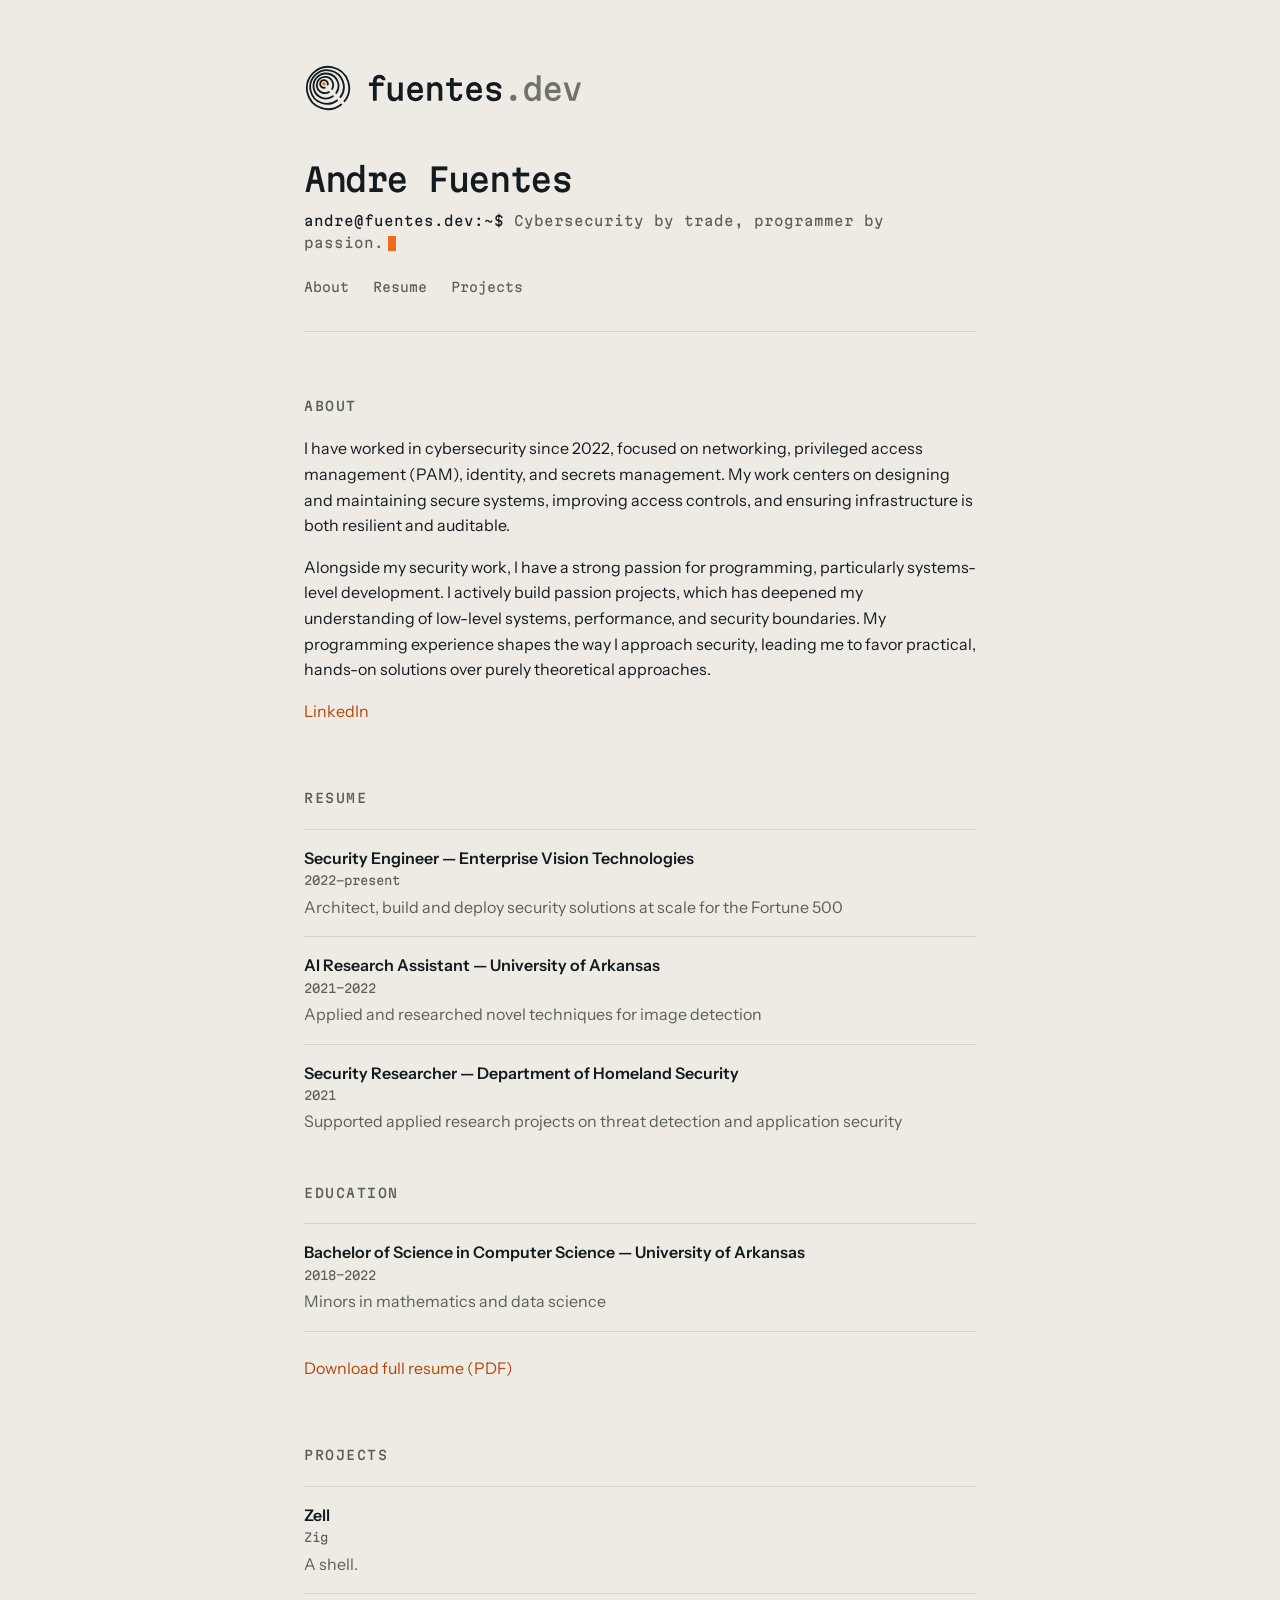
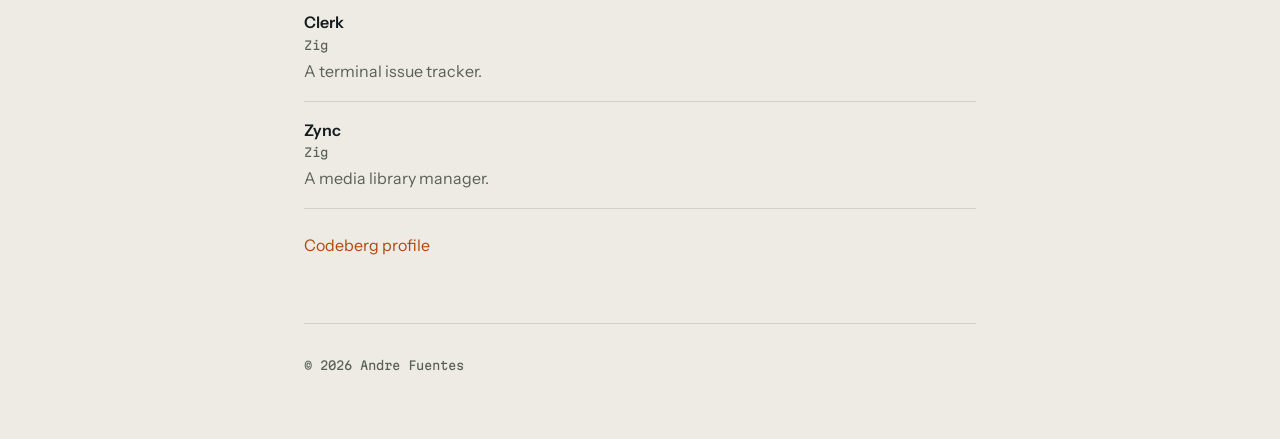
<file: index.html>
<!DOCTYPE html>
<html lang="en">
<head>
  <meta charset="UTF-8" />
  <meta name="viewport" content="width=device-width, initial-scale=1" />
  <title>Andre Fuentes · Security Engineer</title>
  <meta name="description" content="Andre Fuentes is a security engineer working on privileged access management, identity and secrets management, and a systems programmer building tools in Zig." />
  <meta name="author" content="Andre Fuentes" />
  <link rel="canonical" href="https://fuentes.dev/">
  <meta property="og:type" content="profile" />
  <meta property="og:url" content="https://fuentes.dev/" />
  <meta property="og:site_name" content="fuentes.dev" />
  <meta property="og:title" content="Andre Fuentes · Security Engineer" />
  <meta property="og:description" content="Security engineer working on privileged access management, identity and secrets management. Systems programmer building tools in Zig." />
  <meta property="profile:first_name" content="Andre" />
  <meta property="profile:last_name" content="Fuentes" />
  <script type="application/ld+json">
  {
    "@context": "https://schema.org",
    "@type": "ProfilePage",
    "url": "https://fuentes.dev/",
    "mainEntity": {
      "@type": "Person",
      "@id": "https://fuentes.dev/#andre-fuentes",
      "name": "Andre Fuentes",
      "url": "https://fuentes.dev/",
      "jobTitle": "Security Engineer",
      "worksFor": { "@type": "Organization", "name": "Enterprise Vision Technologies" },
      "alumniOf": { "@type": "CollegeOrUniversity", "name": "University of Arkansas" },
      "knowsAbout": [
        "Cybersecurity",
        "Privileged access management",
        "Identity and access management",
        "Secrets management",
        "Networking",
        "Systems programming",
        "Zig"
      ],
      "sameAs": [
        "https://www.linkedin.com/in/andre-fuentes-420b55148",
        "https://codeberg.org/aefuente"
      ]
    }
  }
  </script>
  <meta name="theme-color" content="#EDEBE4" media="(prefers-color-scheme: light)" />
  <meta name="theme-color" content="#101619" media="(prefers-color-scheme: dark)" />
  <link rel="icon" href="assets/brand/favicon.svg" type="image/svg+xml">
  <link rel="stylesheet" href="assets/brand/tokens.css">
  <link rel="stylesheet" href="style.css">
</head>

<body>
  <div class="container">
    <header>
      <a class="lockup" href="/" aria-label="fuentes.dev home">
        <picture>
          <source srcset="assets/brand/lockup-horizontal-light.svg" media="(prefers-color-scheme: dark)">
          <img src="assets/brand/lockup-horizontal-ink.svg" alt="fuentes.dev" width="277" height="48">
        </picture>
      </a>
      <h1>Andre Fuentes</h1>
      <p class="prompt"><span class="prompt-user">andre@fuentes.dev:~$</span> Cybersecurity by trade, programmer by passion.<span class="caret" aria-hidden="true"></span></p>
      <nav aria-label="Sections">
        <a href="#about">About</a>
        <a href="#resume">Resume</a>
        <a href="#projects">Projects</a>
      </nav>
    </header>

    <main>
      <section id="about">
        <h2>About</h2>
        <p>
          I have worked in cybersecurity since 2022, focused on networking,
          privileged access management (PAM), identity, and secrets management.
          My work centers on designing and maintaining secure systems, improving
          access controls, and ensuring infrastructure is both resilient and
          auditable.
        </p>
        <p>
          Alongside my security work, I have a strong passion for programming,
          particularly systems-level development. I actively build passion projects,
          which has deepened my understanding of low-level systems, performance, and
          security boundaries. My programming experience shapes the way I approach
          security, leading me to favor practical, hands-on solutions over purely
          theoretical approaches.
        </p>
        <p>
          <a href="https://www.linkedin.com/in/andre-fuentes-420b55148" rel="me">LinkedIn</a>
        </p>
      </section>

      <section id="resume">
        <h2>Resume</h2>

        <div class="item">
          <div class="item-title">Security Engineer — Enterprise Vision Technologies</div>
          <div class="item-meta"><time datetime="2022">2022</time>–present</div>
          <p class="muted">Architect, build and deploy security solutions at scale for the Fortune 500</p>
        </div>

        <div class="item">
          <div class="item-title">AI Research Assistant — University of Arkansas</div>
          <div class="item-meta"><time datetime="2021">2021</time>–<time datetime="2022">2022</time></div>
          <p class="muted">Applied and researched novel techniques for image detection</p>
        </div>

        <div class="item">
          <div class="item-title">Security Researcher — Department of Homeland Security</div>
          <div class="item-meta"><time datetime="2021">2021</time></div>
          <p class="muted">Supported applied research projects on threat detection and application security</p>
        </div>

        <h3>Education</h3>
        <div class="item">
          <div class="item-title">Bachelor of Science in Computer Science — University of Arkansas</div>
          <div class="item-meta"><time datetime="2018">2018</time>–<time datetime="2022">2022</time></div>
          <p class="muted">Minors in mathematics and data science</p>
        </div>

        <p>
          <a href="assets/Andre_Fuentes_Resume.pdf" download>Download full resume (PDF)</a>
        </p>
      </section>

      <section id="projects">
        <h2>Projects</h2>

        <div class="item">
          <div class="item-title"><a href="https://codeberg.org/aefuente/zell">Zell</a></div>
          <div class="item-meta">Zig</div>
          <p class="muted">A shell.</p>
        </div>

        <div class="item">
          <div class="item-title"><a href="https://codeberg.org/aefuente/clerk">Clerk</a></div>
          <div class="item-meta">Zig</div>
          <p class="muted">A terminal issue tracker.</p>
        </div>

        <div class="item">
          <div class="item-title"><a href="https://codeberg.org/aefuente/zync">Zync</a></div>
          <div class="item-meta">Zig</div>
          <p class="muted">A media library manager.</p>
        </div>

        <p>
          <a href="https://codeberg.org/aefuente" rel="me">Codeberg profile</a>
        </p>
      </section>
    </main>

    <footer>
      © 2026 Andre Fuentes
    </footer>
  </div>
</body>
</html>
</file>
<file: assets/brand/tokens.css>
/* fuentes.dev brand tokens. Light is the default; dark follows the OS unless data-theme="light" is set. */

:root {
  /* Brand colors (fixed) */
  --hollow: #141B1F;
  --limestone: #EDEBE4;
  --blaze: #F26B1D;
  --blaze-deep: #B3470A;
  --hemlock: #2E4A3F;
  --buffalo: #4C8DA6;
  --bluff: #6E746C;

  /* Semantic colors (light) */
  --bg: var(--limestone);
  --surface: #E4E1D8;
  --fg: var(--hollow);
  --muted: #5A6058;
  --line: #D3D0C6;
  --accent: var(--blaze);
  --accent-text: var(--blaze-deep);
  --inverse-bg: var(--hollow);
  --inverse-fg: var(--limestone);

  /* Type */
  --font-mono: "Martian Mono", ui-monospace, SFMono-Regular, Menlo, monospace;
  --font-sans: "Instrument Sans", system-ui, -apple-system, "Segoe UI", sans-serif;

  /* Spacing and radius */
  --space-1: 4px; --space-2: 8px; --space-3: 12px; --space-4: 16px;
  --space-6: 24px; --space-8: 32px; --space-12: 48px; --space-24: 96px;
  --radius-sm: 4px; --radius-md: 6px; --radius-lg: 8px; --radius-icon: 22%; --radius-full: 9999px;
  --shadow-card: 0 10px 30px -14px rgba(20, 27, 31, 0.45);
}

@media (prefers-color-scheme: dark) {
  :root:not([data-theme="light"]) {
    --bg: #101619; --surface: #18211F; --fg: var(--limestone); --muted: #9AA097; --line: #263036;
    --accent-text: var(--blaze); --inverse-bg: var(--limestone); --inverse-fg: var(--hollow);
    color-scheme: dark;
  }
}
:root[data-theme="dark"] {
  --bg: #101619; --surface: #18211F; --fg: var(--limestone); --muted: #9AA097; --line: #263036;
  --accent-text: var(--blaze); --inverse-bg: var(--limestone); --inverse-fg: var(--hollow);
  color-scheme: dark;
}
</file>
<file: style.css>
/* Colors, fonts and radii come from assets/brand/tokens.css. */

/* Self-hosted Latin subsets (variable weight), so the page makes no third-party requests. */
@font-face {
  font-family: "Martian Mono";
  font-style: normal;
  font-weight: 100 800;
  font-display: swap;
  src: url("assets/fonts/martian-mono-latin.woff2") format("woff2");
}

@font-face {
  font-family: "Instrument Sans";
  font-style: normal;
  font-weight: 400 700;
  font-display: swap;
  src: url("assets/fonts/instrument-sans-latin.woff2") format("woff2");
}

* {
  margin: 0;
  padding: 0;
  box-sizing: border-box;
}

body {
  font-family: var(--font-sans);
  font-size: 16px;
  background: var(--bg);
  color: var(--fg);
  line-height: 1.6;
  -webkit-font-smoothing: antialiased;
}

a {
  color: var(--accent-text);
  text-decoration: none;
  border-bottom: 1px solid transparent;
  transition: color 0.15s ease, border-color 0.15s ease;
}

a:hover,
a:focus {
  color: var(--accent-text);
  border-bottom-color: var(--accent-text);
}

a:focus-visible {
  outline: 2px solid var(--accent);
  outline-offset: 2px;
  border-radius: var(--radius-sm);
}

.container {
  max-width: 720px;
  margin: 0 auto;
  padding: 4rem 1.5rem;
}

header {
  margin-bottom: 4rem;
  padding-bottom: 2rem;
  border-bottom: 1px solid var(--line);
}

.lockup {
  display: inline-block;
  border-bottom: none;
  margin-bottom: 2.5rem;
}

.lockup:hover,
.lockup:focus {
  border-bottom: none;
}

.lockup img {
  display: block;
  height: 48px;
  width: auto;
}

.prompt {
  font-family: var(--font-mono);
  font-size: 0.85rem;
  color: var(--muted);
  margin-bottom: 1.5rem;
}

.prompt-user {
  color: var(--fg);
}

/* The one Blaze element on the page. */
.caret {
  display: inline-block;
  width: 0.6em;
  height: 1.1em;
  margin-left: 0.3em;
  vertical-align: text-bottom;
  background: var(--accent);
}

nav {
  display: flex;
  flex-wrap: wrap;
  gap: 1.5rem;
  font-family: var(--font-mono);
  font-size: 0.8rem;
  color: var(--muted);
}

nav a {
  color: var(--muted);
}

nav a:hover,
nav a:focus {
  color: var(--fg);
  border-bottom-color: var(--line);
}

section {
  margin-bottom: 4rem;
}

h1 {
  font-family: var(--font-mono);
  font-size: 2rem;
  font-weight: 500;
  letter-spacing: -0.045em;
  line-height: 1.2;
  margin-bottom: 0.75rem;
}

h2,
h3 {
  font-family: var(--font-mono);
  font-size: 0.8rem;
  font-weight: 500;
  margin-bottom: 1.25rem;
  color: var(--muted);
  text-transform: uppercase;
  letter-spacing: 0.12em;
}

h3 {
  margin-top: 2rem;
}

p {
  margin-bottom: 1rem;
  max-width: 65ch;
}

.muted {
  color: var(--muted);
}

.item {
  padding: 1rem 0;
  border-top: 1px solid var(--line);
}

.item:last-of-type {
  border-bottom: 1px solid var(--line);
  margin-bottom: 1.5rem;
}

.item p {
  margin-bottom: 0;
}

.item-title {
  font-weight: 600;
}

.item-title a {
  color: var(--fg);
}

.item-title a:hover,
.item-title a:focus {
  color: var(--fg);
  border-bottom-color: var(--line);
}

.item-meta {
  font-family: var(--font-mono);
  font-size: 0.75rem;
  color: var(--muted);
  margin-bottom: 0.25rem;
}

footer {
  padding-top: 2rem;
  border-top: 1px solid var(--line);
  font-family: var(--font-mono);
  font-size: 0.75rem;
  color: var(--muted);
}
</file>
